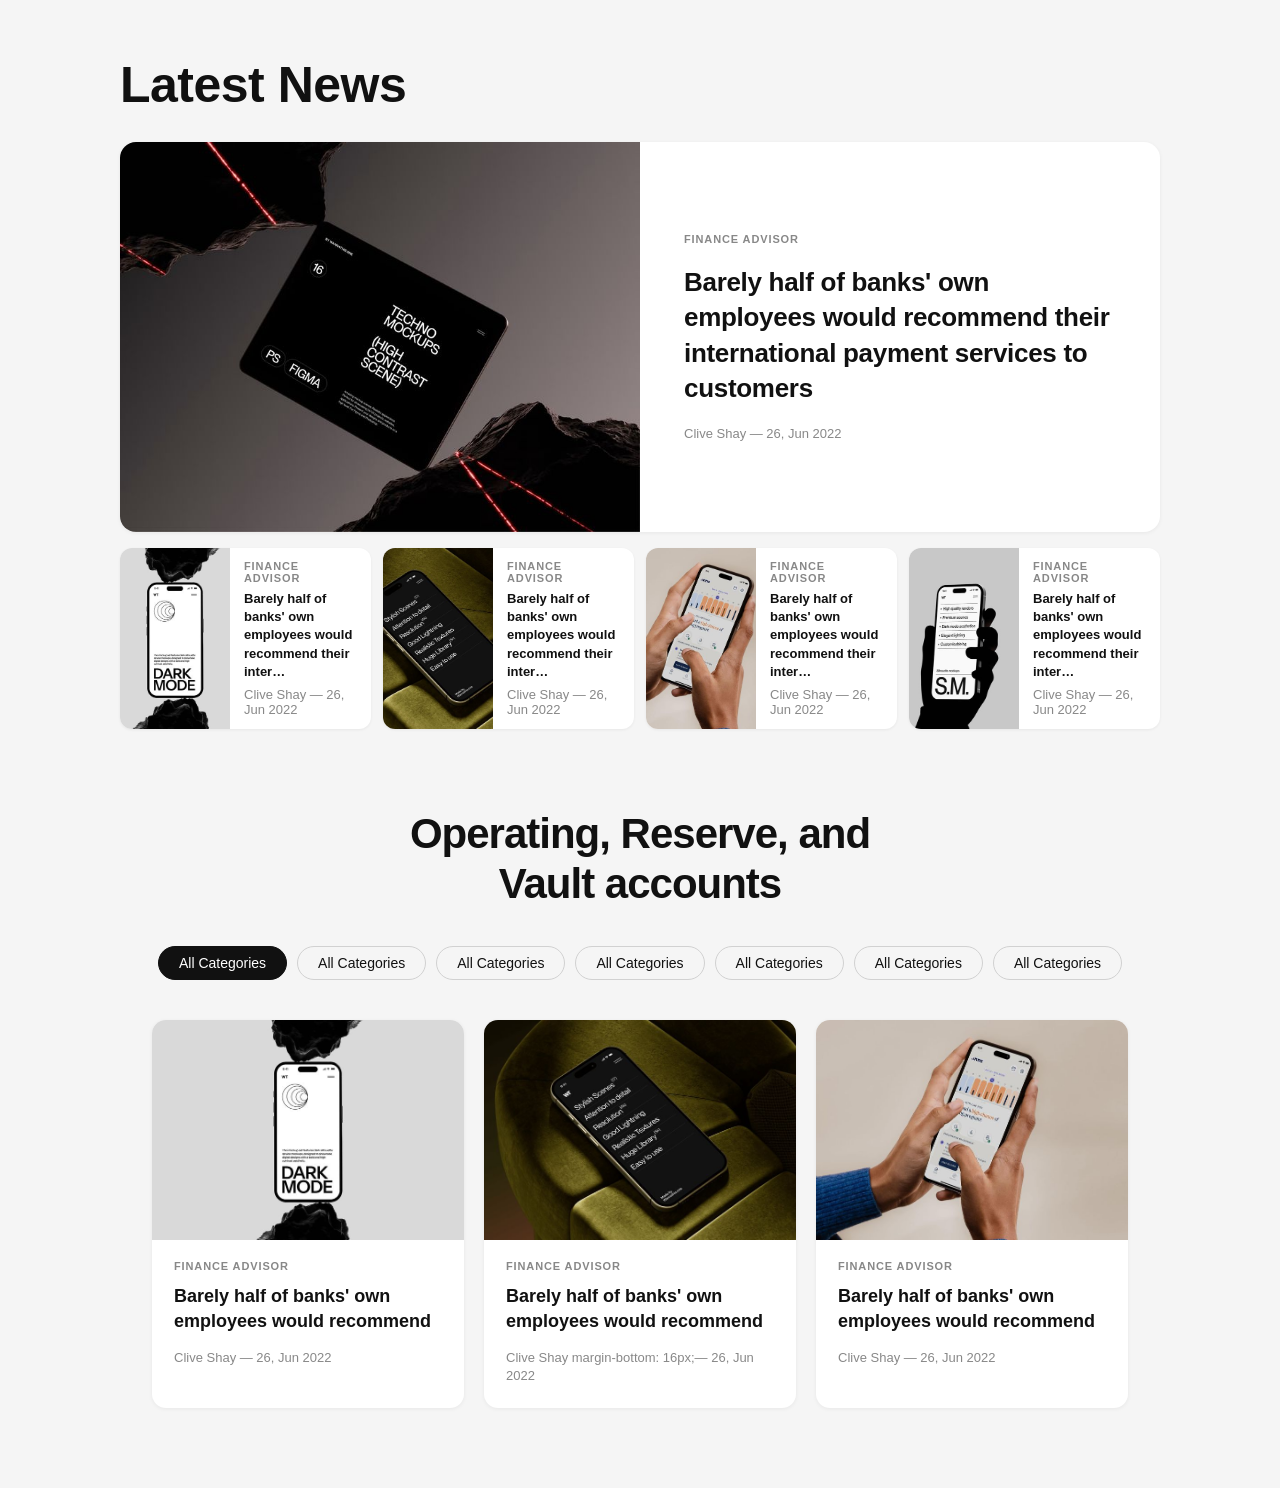
<file: Grid/index.html>
<!DOCTYPE html>
<html lang="en">

<head>
  <meta charset="UTF-8" />
  <meta name="viewport" content="width=device-width, initial-scale=1.0" />
  <title>Finance Advisor</title>
  <link rel="stylesheet" href="style.css" />
</head>

<body>

  <section class="first-section">

    <h1>Latest News</h1>


    <div class="featured-card">
      <img src="1.jpg" alt="hero-image" />
      <div class="content">
        <span class="label">Finance Advisor</span>
        <h2 style="font-size: 26px; font-weight: 700; line-height: 1.35; letter-spacing: -0.3px;">
          Barely half of banks' own employees would recommend their international payment services to customers
        </h2>
        <p class="meta">Clive Shay — 26, Jun 2022</p>
      </div>
    </div>


    <div class="small-cards-row">

      <div class="small-card">
        <img src="f1.jpg" alt="Banking app on phone" />
        <div class="info">
          <span class="label">Finance Advisor</span>
          <p style="font-size: 13px; font-weight: 600; line-height: 1.4; color: #111;">Barely half of banks' own
            employees would recommend their inter…</p>
          <span class="meta">Clive Shay — 26, Jun 2022</span>
        </div>
      </div>

      <div class="small-card">
        <img src="f2.jpg" alt="Banknote on smartphone" />
        <div class="info">
          <span class="label">Finance Advisor</span>
          <p style="font-size: 13px; font-weight: 600; line-height: 1.4; color: #111;">Barely half of banks' own
            employees would recommend their inter…</p>
          <span class="meta">Clive Shay — 26, Jun 2022</span>
        </div>
      </div>

      <div class="small-card">
        <img src="f3.jpg" alt="Crypto trading app" />
        <div class="info">
          <span class="label">Finance Advisor</span>
          <p style="font-size: 13px; font-weight: 600; line-height: 1.4; color: #111;">Barely half of banks' own
            employees would recommend their inter…</p>
          <span class="meta">Clive Shay — 26, Jun 2022</span>
        </div>
      </div>

      <div class="small-card">
        <img src="f4.jpg" alt="Black credit card" />
        <div class="info">
          <span class="label">Finance Advisor</span>
          <p style="font-size: 13px; font-weight: 600; line-height: 1.4; color: #111;">Barely half of banks' own
            employees would recommend their inter…</p>
          <span class="meta">Clive Shay — 26, Jun 2022</span>
        </div>
      </div>

    </div>
  </section>


  <section class="second-section">


    <h2
      style="font-size: 42px; font-weight: 700; text-align: center; line-height: 1.2; letter-spacing: -1px; margin-bottom: 36px;">
      Operating, Reserve, and<br />Vault accounts
    </h2>


    <div class="pills-row">
      <button class="pill active">All Categories</button>
      <button class="pill">All Categories</button>
      <button class="pill">All Categories</button>
      <button class="pill">All Categories</button>
      <button class="pill">All Categories</button>
      <button class="pill">All Categories</button>
      <button class="pill">All Categories</button>
    </div>


    <div style="display: grid;   gap: 20px; grid-template-columns: repeat(auto-fit, minmax(150px, 1fr));">

      <div class="grid-card">
        <img src="f1.jpg" alt="Banking app silhouette" />
        <div class="body">
          <span class="label" style="display:block; margin-bottom: 12px;">Finance Advisor</span>
          <h3 style="font-size: 18px; font-weight: 700; line-height: 1.4; margin-bottom: 14px;">Barely half of banks'
            own employees would recommend</h3>
          <span class="meta">Clive Shay — 26, Jun 2022</span>
        </div>
      </div>

      <div class="grid-card">
        <img src="f2.jpg" alt="Phone with banknote" />
        <div class="body">
          <span class="label" style="display:block; margin-bottom: 12px;">Finance Advisor</span>
          <h3 style="font-size: 18px; font-weight: 700; line-height: 1.4; margin-bottom: 14px;">Barely half of banks'
            own employees would recommend</h3>
          <span class="meta">Clive Shay margin-bottom: 16px;— 26, Jun 2022</span>
        </div>
      </div>

      <div class="grid-card">
        <img src="f3.jpg" alt="Finance card dark" />
        <div class="body">
          <span class="label" style="display:block; margin-bottom: 12px;">Finance Advisor</span>
          <h3 style="font-size: 18px; font-weight: 700; line-height: 1.4; margin-bottom: 14px;">Barely half of banks'
            own employees would recommend</h3>
          <span class="meta">Clive Shay — 26, Jun 2022</span>
        </div>
      </div>

    </div>
  </section>

</body>

</html>
</file>
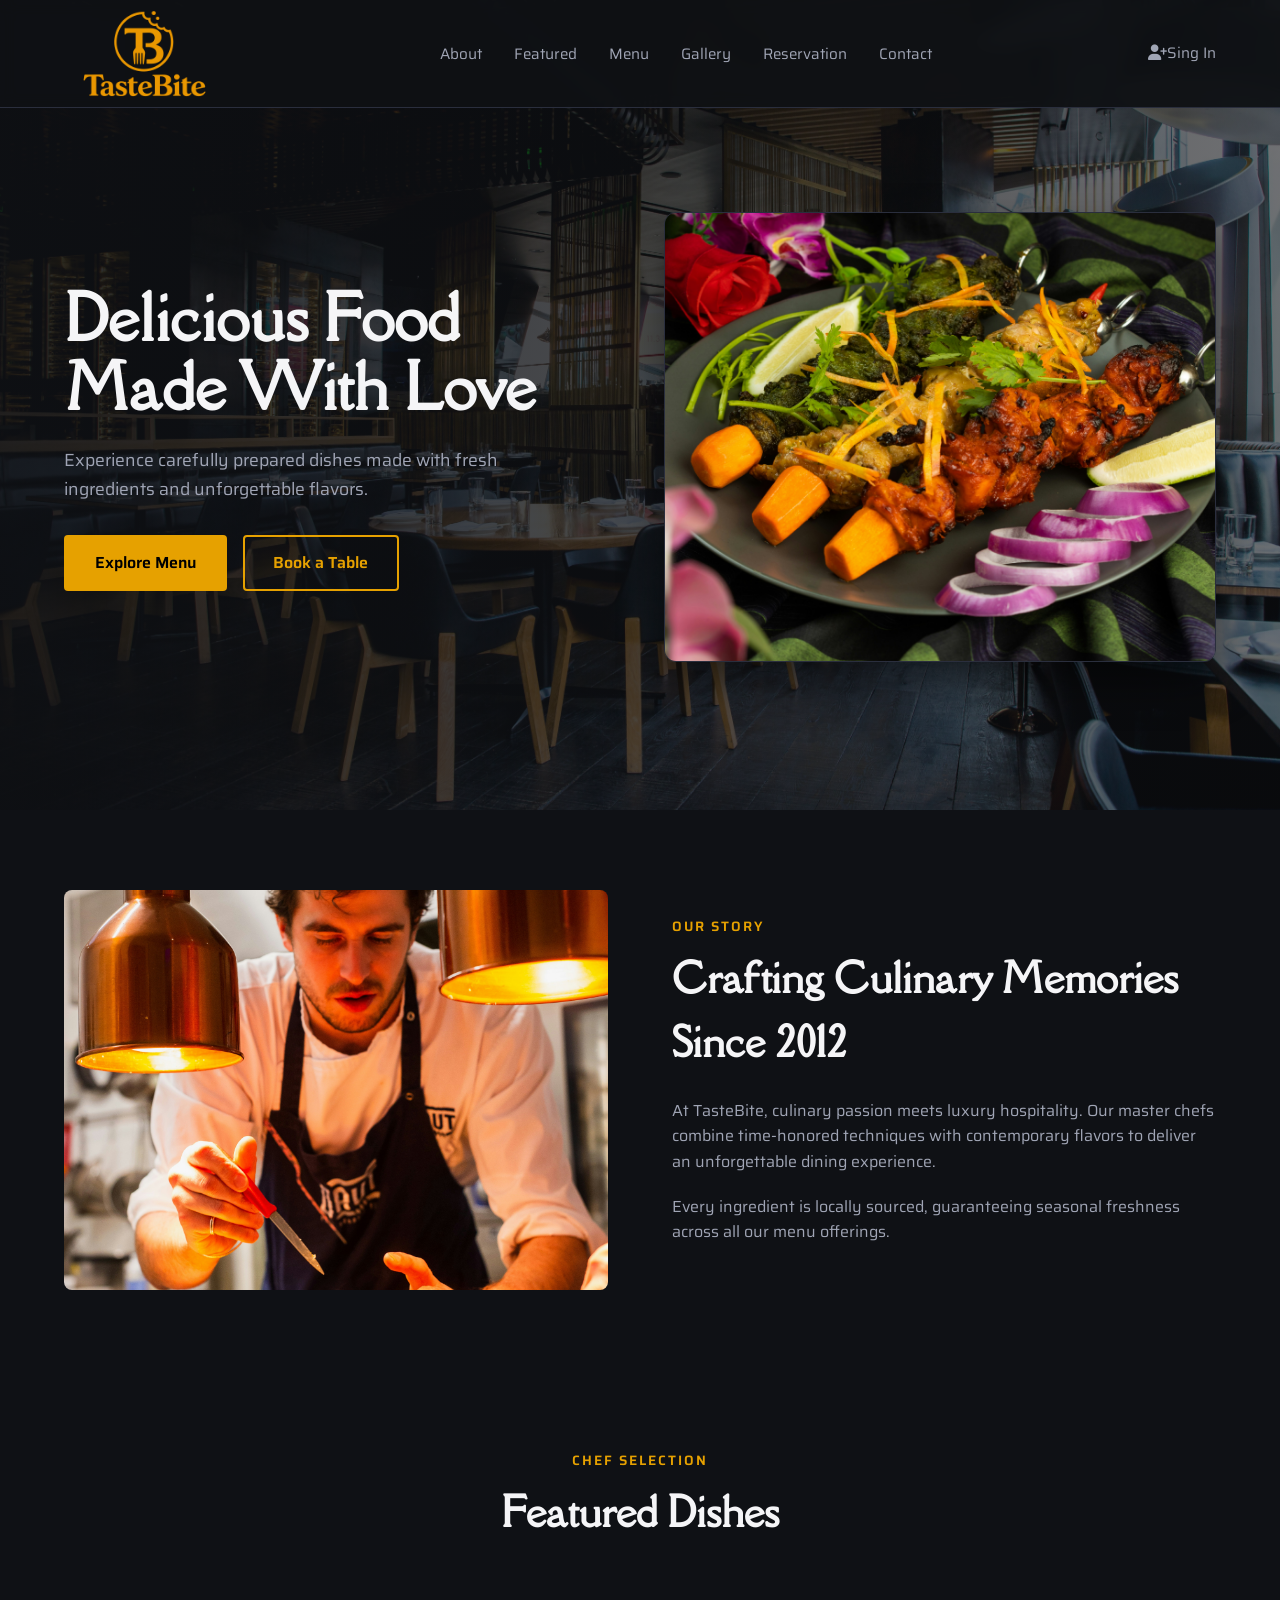
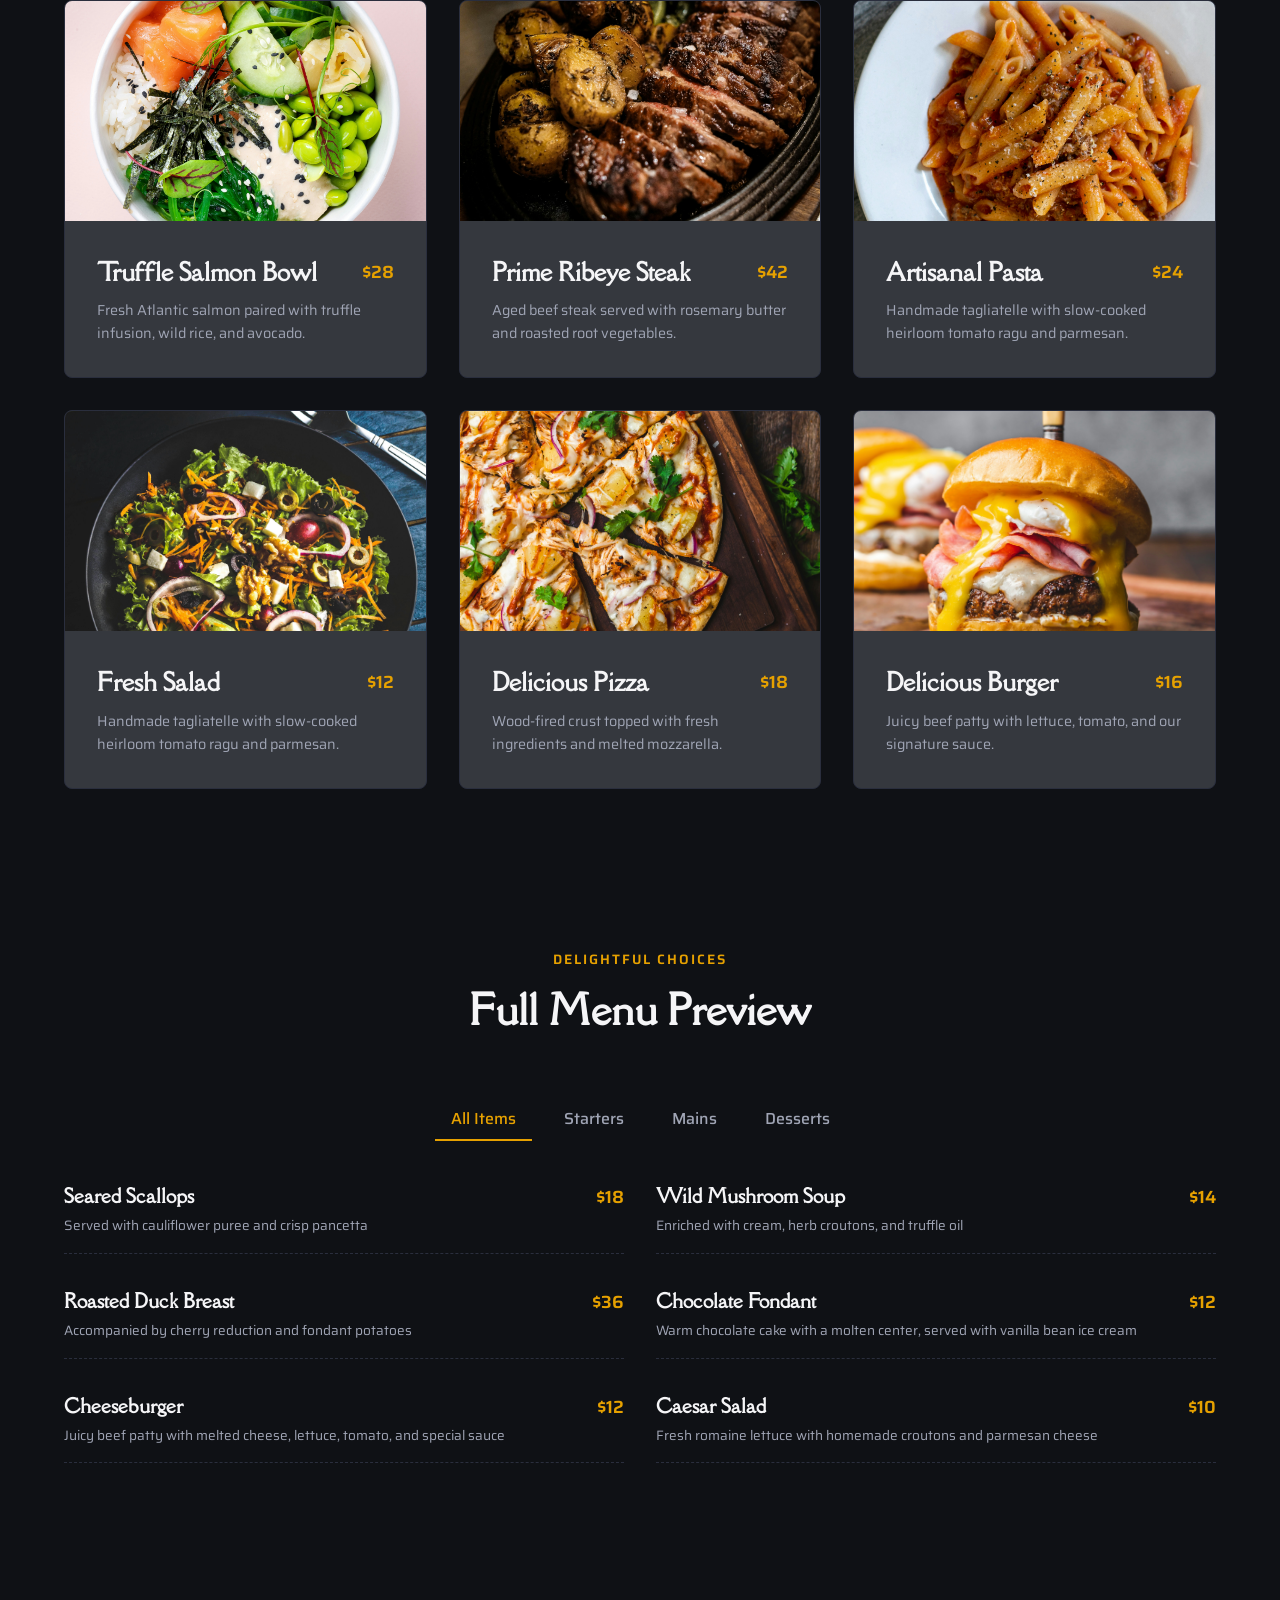
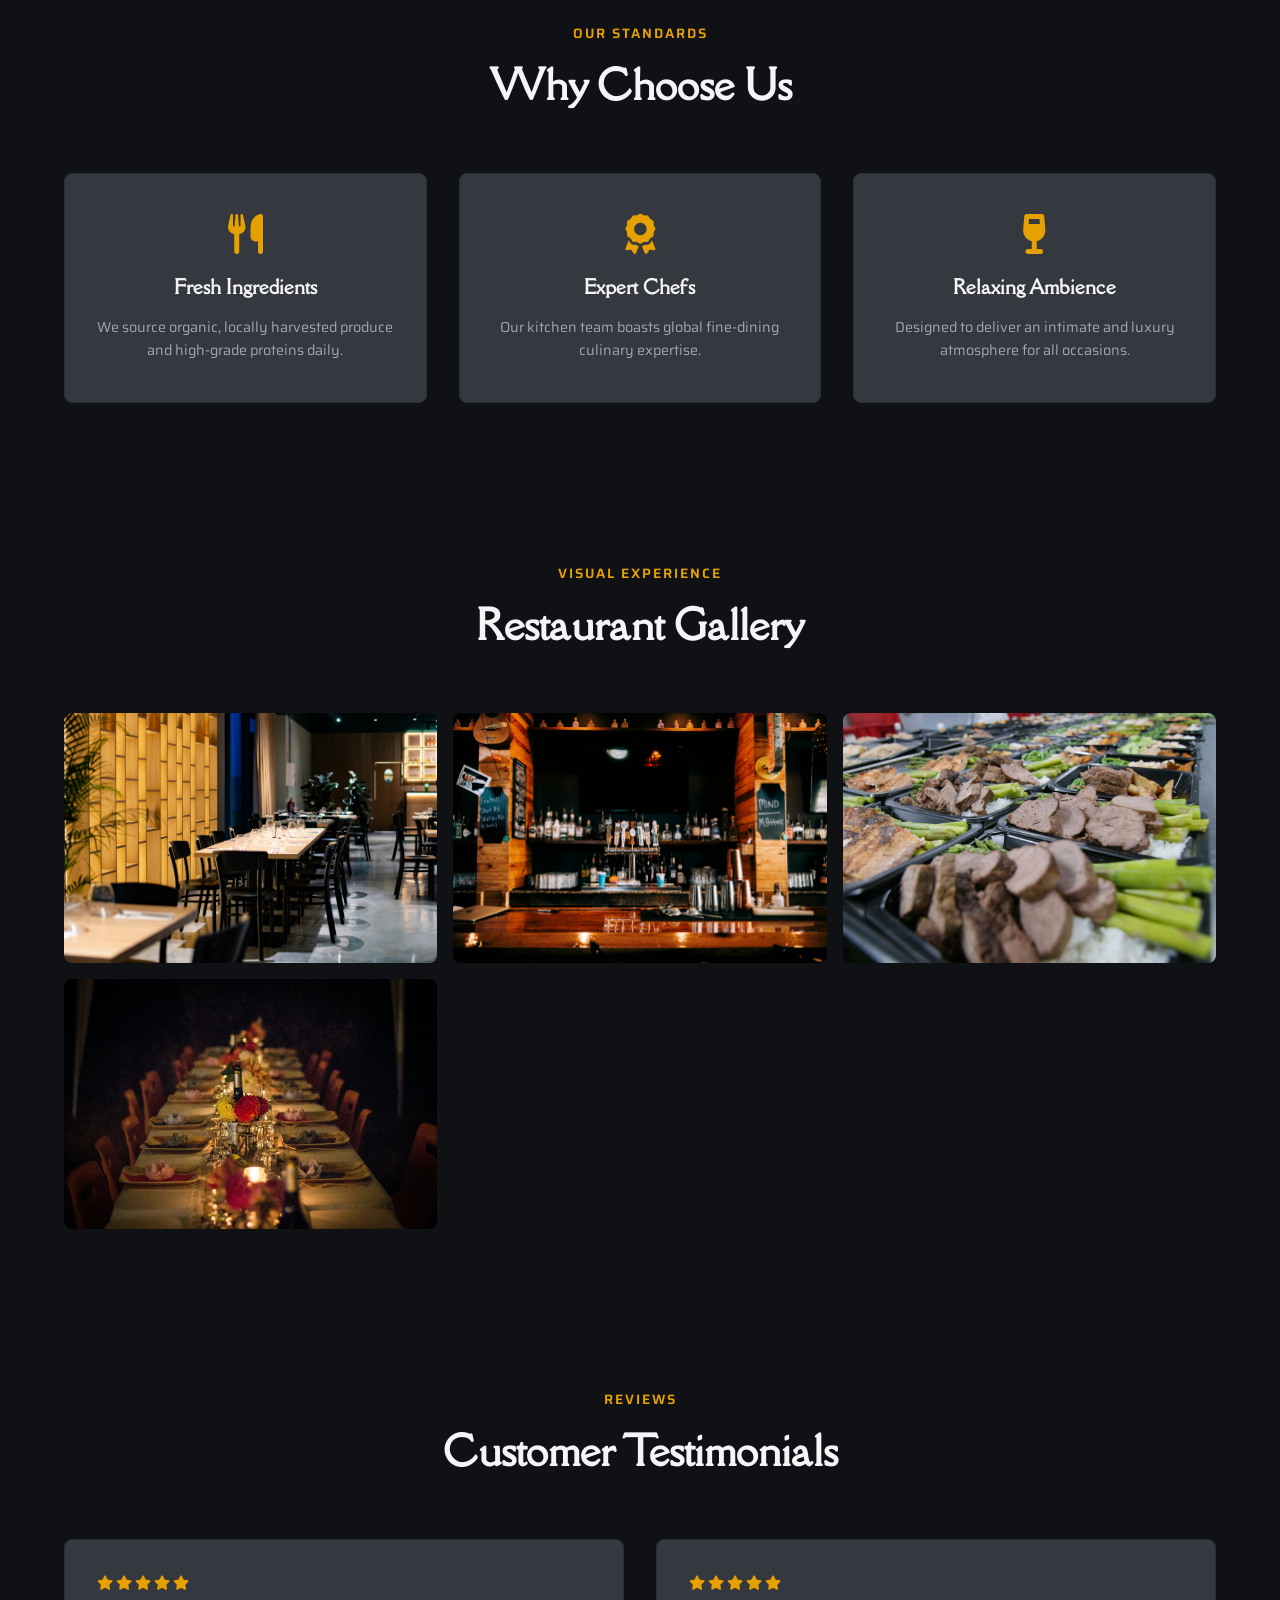
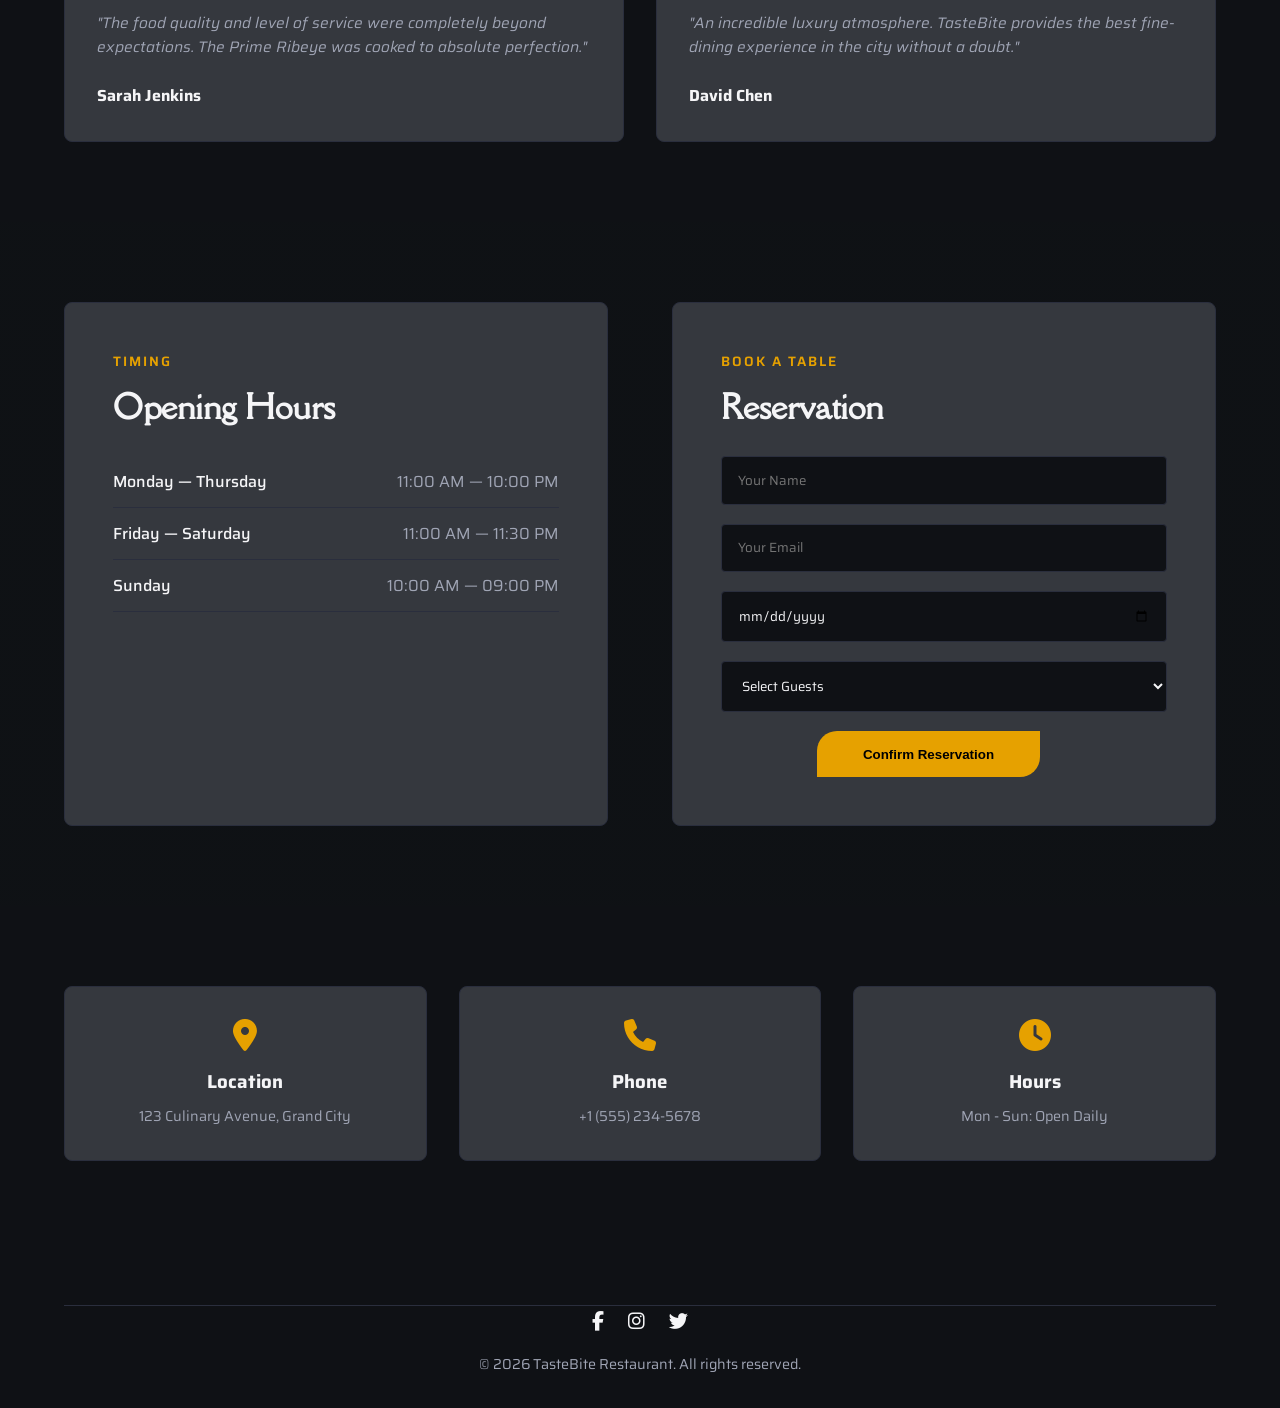
<file: Restaurant/index.html>
<!DOCTYPE html>
<html lang="en">

<head>
  <meta charset="UTF-8">
  <meta name="viewport" content="width=device-width, initial-scale=1.0">
  <title>TasteBite Restaurant | Delicious Food Made With Love</title>

  <link rel="apple-touch-icon" sizes="180x180" href="favicon_io/apple-touch-icon.png">
<link rel="icon" type="image/png" sizes="32x32" href="favicon_io/favicon-32x32.png">
<link rel="icon" type="image/png" sizes="16x16" href="favicon_io/favicon-16x16.png">
<link rel="manifest" href="favicon_io/site.webmanifest">

  <link rel="preconnect" href="https://fonts.googleapis.com">
  <link rel="preconnect" href="https://fonts.gstatic.com" crossorigin>
  <link href="https://fonts.googleapis.com/css2?family=Della+Respira&display=swap" rel="stylesheet">

  <link rel="preconnect" href="https://fonts.googleapis.com">
  <link rel="preconnect" href="https://fonts.gstatic.com" crossorigin>
  <link href="https://fonts.googleapis.com/css2?family=Saira:ital,wght@0,100..900;1,100..900&display=swap"
    rel="stylesheet">

  <link rel="stylesheet" href="https://cdnjs.cloudflare.com/ajax/libs/font-awesome/6.4.0/css/all.min.css">

  <link rel="stylesheet" href="style.css">
</head>

<body>
  <!-- Navigation section -->
  <header class="navbar">
    <div class="container nav-container" style="padding-top:0; padding-bottom:0;">
      <a href="#" class="logo"><img src="images/logo.png" alt="TasteBite Logo"></a>
      <nav>
        <ul class="nav-menu" id="nav-menu">
          <li><a href="#about" class="nav-link">About</a></li>
          <li><a href="#featured" class="nav-link">Featured</a></li>
          <li><a href="#menu" class="nav-link">Menu</a></li>
          <li><a href="#gallery" class="nav-link">Gallery</a></li>
          <li><a href="#reservation" class="nav-link">Reservation</a></li>
          <li><a href="#contact" class="nav-link">Contact</a></li>
        </ul>
      </nav>
      <div class="sing-in"><i class="fa-solid fa-user-plus"></i>Sing In</div>

    </div>
  </header>
  <!-- Hero Section -->
  <main>
    <section class="hero">
      <div class="container hero-container">
        <div class="hero-left">
          <h1>Delicious Food Made With Love</h1>
          <p>Experience carefully prepared dishes made with fresh ingredients and unforgettable flavors.</p>
          <div class="hero-buttons">
            <a href="#menu" class="btn btn-primary">Explore Menu</a>
            <a href="#reservation" class="btn btn-outline">Book a Table</a>
          </div>
        </div>
        <div class="hero-right">
          <img src="images/hero-dish.jpg" alt="Signature Gourmet Dish" class="hero-right-img">
        </div>
      </div>
    </section>
    <!-- About Section -->
    <section class="container" id="about">
      <div class="about-container">
        <div class="about-img-wrapper">
          <img src="images/chef.jpg" alt="Chef preparing food">
        </div>
        <div class="about-text">
          <span class="section-subtitle">Our Story</span>
          <h2>Crafting Culinary Memories Since 2012</h2>
          <p>At TasteBite, culinary passion meets luxury hospitality. Our master chefs combine time-honored techniques
            with contemporary flavors to deliver an unforgettable dining experience.</p>
          <p>Every ingredient is locally sourced, guaranteeing seasonal freshness across all our menu offerings.</p>
        </div>
      </div>
    </section>
    <!-- Featured Dishes Section -->
    <section class="container" id="featured">
      <div class="section-header">
        <span class="section-subtitle">Chef Selection</span>
        <h2 class="section-title">Featured Dishes</h2>
      </div>
      <div class="featured-grid">
        <article class="card">
          <img src="images/salmon-bowl.jpg" alt="Salmon Bowl" class="card-img">
          <div class="card-body">
            <div class="card-header">
              <h3 class="card-title">Truffle Salmon Bowl</h3>
              <span class="card-price">$28</span>
            </div>
            <p class="card-desc">Fresh Atlantic salmon paired with truffle infusion, wild rice, and avocado.</p>
          </div>
        </article>

        <article class="card">
          <img src="images/ribeye-steak.jpg" alt="Prime Ribeye Steak" class="card-img">
          <div class="card-body">
            <div class="card-header">
              <h3 class="card-title">Prime Ribeye Steak</h3>
              <span class="card-price">$42</span>
            </div>
            <p class="card-desc">Aged beef steak served with rosemary butter and roasted root vegetables.</p>
          </div>
        </article>

        <article class="card">
          <img src="images/pasta.jpg" alt="Artisanal Pasta" class="card-img">
          <div class="card-body">
            <div class="card-header">
              <h3 class="card-title">Artisanal Pasta</h3>
              <span class="card-price">$24</span>
            </div>
            <p class="card-desc">Handmade tagliatelle with slow-cooked heirloom tomato ragu and parmesan.</p>
          </div>
        </article>

         <article class="card">
          <img src="images/salad.jpg" alt="Fresh Salad" class="card-img">
          <div class="card-body">
            <div class="card-header">
              <h3 class="card-title">Fresh Salad</h3>
              <span class="card-price">$12</span>
            </div>
            <p class="card-desc">Handmade tagliatelle with slow-cooked heirloom tomato ragu and parmesan.</p>
          </div>
        </article>

         <article class="card">
          <img src="images/Pizza.jpg" alt="Delicious Pizza" class="card-img">
          <div class="card-body">
            <div class="card-header">
              <h3 class="card-title">Delicious Pizza</h3>
              <span class="card-price">$18</span>
            </div>
            <p class="card-desc">Wood-fired crust topped with fresh ingredients and melted mozzarella.</p>
          </div>
        </article>

         <article class="card">
          <img src="images/Buger.jpg" alt="Delicious Burger" class="card-img">
          <div class="card-body">
            <div class="card-header">
              <h3 class="card-title">Delicious Burger</h3>
              <span class="card-price">$16</span>
            </div>
            <p class="card-desc">Juicy beef patty with lettuce, tomato, and our signature sauce.</p>
          </div>
        </article>
      </div>
    </section>
    <!-- Menu Section -->
    <section class="container" id="menu">
      <div class="section-header">
        <span class="section-subtitle">Delightful Choices</span>
        <h2 class="section-title">Full Menu Preview</h2>
      </div>
      <div class="menu-tabs">
        <button class="tab-btn active">All Items</button>
        <button class="tab-btn">Starters</button>
        <button class="tab-btn">Mains</button>
        <button class="tab-btn">Desserts</button>
      </div>
      <div class="menu-grid">
        <div class="menu-item">
          <div class="menu-item-info">
            <h4>Seared Scallops</h4>
            <p>Served with cauliflower puree and crisp pancetta</p>
          </div>
          <div class="menu-item-price">$18</div>
        </div>
        <div class="menu-item">
          <div class="menu-item-info">
            <h4>Wild Mushroom Soup</h4>
            <p>Enriched with cream, herb croutons, and truffle oil</p>
          </div>
          <div class="menu-item-price">$14</div>
        </div>
        <div class="menu-item">
          <div class="menu-item-info">
            <h4>Roasted Duck Breast</h4>
            <p>Accompanied by cherry reduction and fondant potatoes</p>
          </div>
          <div class="menu-item-price">$36</div>
        </div>
        <div class="menu-item">
          <div class="menu-item-info">
            <h4>Chocolate Fondant</h4>
            <p>Warm chocolate cake with a molten center, served with vanilla bean ice cream</p>
          </div>
          <div class="menu-item-price">$12</div>
        </div>
         <div class="menu-item">
          <div class="menu-item-info">
            <h4>Cheeseburger</h4>
            <p> Juicy beef patty with melted cheese, lettuce, tomato, and special sauce</p>
          </div>
          <div class="menu-item-price">$12</div>
        </div>
         <div class="menu-item">
          <div class="menu-item-info">
            <h4>Caesar Salad</h4>
            <p>Fresh romaine lettuce with homemade croutons and parmesan cheese</p>
          </div>
          <div class="menu-item-price">$10</div>
        </div>
        
      </div>
    </section>
    <!-- Why Choose Us Section -->
    <section class="container">
      <div class="section-header">
        <span class="section-subtitle">Our Standards</span>
        <h2 class="section-title">Why Choose Us</h2>
      </div>
      <div class="features-grid">
        <div class="feature-box">
          <i class="fa-solid fa-utensils feature-icon"></i>
          <h3>Fresh Ingredients</h3>
          <p>We source organic, locally harvested produce and high-grade proteins daily.</p>
        </div>
        <div class="feature-box">
          <i class="fa-solid fa-award feature-icon"></i>
          <h3>Expert Chefs</h3>
          <p>Our kitchen team boasts global fine-dining culinary expertise.</p>
        </div>
        <div class="feature-box">
          <i class="fa-solid fa-wine-glass feature-icon"></i>
          <h3>Relaxing Ambience</h3>
          <p>Designed to deliver an intimate and luxury atmosphere for all occasions.</p>
        </div>
      </div>
    </section>
    <!-- Gallery Section -->
    <section class="container" id="gallery">
      <div class="section-header">
        <span class="section-subtitle">Visual Experience</span>
        <h2 class="section-title">Restaurant Gallery</h2>
      </div>
      <div class="gallery-grid">
        <div class="gallery-item">
          <img src="images/gallery-1.jpg" alt="Restaurant Interior">
          <div class="gallery-overlay"><i class="fa-solid fa-magnifying-glass-plus"></i></div>
        </div>
        <div class="gallery-item">
          <img src="images/gallery-2.jpg" alt="Bar Area">
          <div class="gallery-overlay"><i class="fa-solid fa-magnifying-glass-plus"></i></div>
        </div>
        <div class="gallery-item">
          <img src="images/gallery-3.jpg" alt="Food Preparation">
          <div class="gallery-overlay"><i class="fa-solid fa-magnifying-glass-plus"></i></div>
        </div>
        <div class="gallery-item">
          <img src="images/gallery-4.jpg" alt="Dining Table Setup">
          <div class="gallery-overlay"><i class="fa-solid fa-magnifying-glass-plus"></i></div>
        </div>
      </div>
    </section>
    <!-- Testimonials Section -->
    <section class="container">
      <div class="section-header">
        <span class="section-subtitle">Reviews</span>
        <h2 class="section-title">Customer Testimonials</h2>
      </div>
      <div class="testimonials-grid">
        <div class="testimonial-card">
          <div class="stars">
            <i class="fa-solid fa-star"></i>
            <i class="fa-solid fa-star"></i>
            <i class="fa-solid fa-star"></i>
            <i class="fa-solid fa-star"></i>
            <i class="fa-solid fa-star"></i>
          </div>
          <p>"The food quality and level of service were completely beyond expectations. The Prime Ribeye was cooked to
            absolute perfection."</p>
          <div class="client-info">
            <h5>Sarah Jenkins</h5>
          </div>
        </div>
        <div class="testimonial-card">
          <div class="stars">
            <i class="fa-solid fa-star"></i>
            <i class="fa-solid fa-star"></i>
            <i class="fa-solid fa-star"></i>
            <i class="fa-solid fa-star"></i>
            <i class="fa-solid fa-star"></i>
          </div>
          <p>"An incredible luxury atmosphere. TasteBite provides the best fine-dining experience in the city without a
            doubt."</p>
          <div class="client-info">
            <h5>David Chen</h5>
          </div>
        </div>
      </div>
    </section>
    <!-- Reservation Section -->
    <section class="reservation-section" id="reservation" >
      <div class="container res-container">
        <div class="hours-box">
          <span class="section-subtitle">Timing</span>
          <h2 class="section-title" style="font-size: 2rem; margin-bottom: 1.5rem;">Opening Hours</h2>
          <ul class="hours-list">
            <li><span>Monday — Thursday</span> <span>11:00 AM — 10:00 PM</span></li>
            <li><span>Friday — Saturday</span> <span>11:00 AM — 11:30 PM</span></li>
            <li><span>Sunday</span> <span>10:00 AM — 09:00 PM</span></li>
          </ul>
        </div>

        <div class="res-form-box">
          <span class="section-subtitle">Book a Table</span>
          <h2 class="section-title" style="font-size: 2rem; margin-bottom: 1.5rem;">Reservation</h2>
          <form id="reservationForm">
            <div class="form-group">
              <input type="text" class="form-control" placeholder="Your Name" required>
            </div>
            <div class="form-group">
              <input type="email" class="form-control" placeholder="Your Email" required>
            </div>
            <div class="form-group">
              <input type="date" class="form-control" required>
            </div>
            <div class="form-group">
              <select class="form-control" required>
                <option value="">Select Guests</option>
                <option value="1">1 Person</option>
                <option value="2">2 People</option>
                <option value="4">4 People</option>
                <option value="6">6+ People</option>
              </select>
            </div>
            <button type="submit" class="btn btn-primary form-btn">Confirm Reservation</button>
          </form>
        </div>
      </div>
    </section>
    <!-- Contact Section -->
    <section class="container" id="contact">
      <div class="contact-grid">
        <div class="contact-card">
          <i class="fa-solid fa-location-dot"></i>
          <h3>Location</h3>
          <p class="contact-detail">123 Culinary Avenue, Grand City</p>
        </div>
        <div class="contact-card">
          <i class="fa-solid fa-phone"></i>
          <h3>Phone</h3>
          <p class="contact-detail">+1 (555) 234-5678</p>
        </div>
        <div class="contact-card">
          <i class="fa-solid fa-clock"></i>
          <h3>Hours</h3>
          <p class="contact-detail">Mon - Sun: Open Daily</p>
        </div>
      </div>
    </section>
  </main>
  <!-- Footer -->
  <footer>
    <div class="container footer-bottom" style="padding-top:0;">
      <div class="social-links">
        <a href="#"><i class="fa-brands fa-facebook-f"></i></a>
        <a href="#"><i class="fa-brands fa-instagram"></i></a>
        <a href="#"><i class="fa-brands fa-twitter"></i></a>
      </div>
      <p>&copy; 2026 TasteBite Restaurant. All rights reserved.</p>
    </div>
  </footer>

</body>

</html>
</file>
<file: Grid/style.css>
* {
  margin: 0;
  padding: 0;
  box-sizing: border-box;
}
body {
  background-color: #f5f5f5;
  font-family:
    -apple-system, BlinkMacSystemFont, "Segoe UI", Roboto, Helvetica, Arial,
    sans-serif;
  color: #111;
}
.first-section {
  max-width: 85%;
  margin: 0 auto;
  padding: 56px 24px 64px;
}
.first-section h1 {
  font-size: 50px;
  font-weight: 700;
  margin-bottom: 28px;
  letter-spacing: -0.5px;
}

.featured-card {
  display: grid;
  margin-bottom: 16px;
  grid-template-columns: 1fr 1fr;
  background: #fff;
  border-radius: 16px;
  overflow: hidden;
  box-shadow: 0 1px 4px rgba(0, 0, 0, 0.06);
}
.featured-card img {
  width: 100%;
  height: 100%;
  object-fit: cover;
  display: block;
}
.featured-card .content {
  padding: 40px 44px;
  display: flex;
  flex-direction: column;
  justify-content: center;
  gap: 20px;
}

.small-cards-row {
  display: grid;
  grid-template-columns: repeat(auto-fit, minmax(250px, 1fr));
  gap: 12px;
}
.small-card {
  background: #fff;
  border-radius: 12px;
  overflow: hidden;
  display: flex;
  align-items: stretch;
  box-shadow: 0 1px 3px rgba(0, 0, 0, 0.06);
}
.small-card img {
  width: 110px;
  min-width: 110px;
  object-fit: cover;
  display: block;
}
.small-card .info {
  padding: 12px 14px;
  display: flex;
  flex-direction: column;
  justify-content: space-between;
  gap: 6px;
}
.second-section {
  max-width: 80%;
  margin: 0 auto;
  padding: 16px 24px 80px;
}
.pills-row{
  display: flex;
   gap: 10px;
    flex-wrap: wrap;
     justify-content: center;
      margin-bottom: 40px;
}

.pill {
  display: inline-flex;
  align-items: center;
  padding: 8px 20px;
  border-radius: 999px;
  border: 1.5px solid #d1d1d1;
  font-size: 14px;
  font-weight: 500;
  cursor: pointer;
  background: transparent;
  color: #111;
}
.pill.active,
.pill:hover {
  background: #111;
  color: #fff;
  border-color: #111;
}

.grid-card {
  background: #fff;
  border-radius: 14px;
  overflow: hidden;
  box-shadow: 0 1px 4px rgba(0, 0, 0, 0.06);
}
.grid-card img {
  width: 100%;
  height: 220px;
  object-fit: cover;
  display: block;
}
.grid-card .body {
  padding: 20px 22px 24px;
}

.label {
  font-size: 11px;
  font-weight: 600;
  letter-spacing: 0.08em;
  text-transform: uppercase;
  color: #888;
}
.meta {
  font-size: 13px;
  color: #888;
}
@media (max-width: 768px) {
  .featured-card {
  display: grid;
  grid-template-columns: repeat(auto-fit, minmax(250px, 1fr));
  margin-bottom: 16px;
  grid-template-columns: 1fr;
  
}
.pill {
  
  padding: 5px 15px;
  border-radius: 999px;
  border: 1.5px solid #d1d1d1;
  font-size: 14px;
  font-weight: 500;
}

}
</file>
<file: Restaurant/style.css>
/* --- CSS VARIABLES & RESET --- */
:root {
  --bg-dark: #0f1115;
  --bg-card: #35383e;
  --bg-light: #1d212a;
  --primary: #e6a100;
  --primary-hover: #cca000;
  --text-light: #f5f5f7;
  --text-muted: #a0a5b5;
  --border-color: #2a2e3d;
  --font-heading: "Della Respira", serif;
  --font-body: "Saira", sans-serif;
  --transition: all 0.3s ease;
  --max-width: 1200px;
}

* {
  margin: 0;
  padding: 0;
  box-sizing: border-box;
}

html {
  scroll-behavior: smooth;
  font-size: 16px;
}

body {
  background-color: var(--bg-dark);
  color: var(--text-light);
  font-family: var(--font-body);
  line-height: 1.6;
  overflow-x: hidden;
}

a {
  text-decoration: none;
  color: inherit;
  transition: var(--transition);
}

ul {
  list-style: none;
}

img {
  max-width: 100%;
  height: auto;
  display: block;
}

/* REUSABLE COMPONENTS  */
.container {
  width: 90%;
  max-width: var(--max-width);
  margin: 0 auto;
  padding: 5rem 0;
}

.section-header {
  text-align: center;
  margin-bottom: 3.5rem;
}

.section-subtitle {
  color: var(--primary);
  text-transform: uppercase;
  font-weight: 600;
  letter-spacing: 2px;
  font-size: 0.85rem;
  margin-bottom: 0.5rem;
  display: block;
}

.section-title {
  font-family: var(--font-heading);
  font-size: 2.5rem;
  color: var(--text-light);
}

.btn {
  display: inline-block;
  padding: 0.85rem 1.8rem;
  border-radius: 4px;
  font-weight: 600;
  cursor: pointer;
  border: 2px solid transparent;
  transition: var(--transition);
  text-align: center;
}

.btn-primary {
  background-color: var(--primary);
  color: #000;
}

.btn-primary:hover {
  background-color: var(--primary-hover);
  transform: translateY(-2px);
}

.btn-outline {
  border-color: var(--primary);
  color: var(--primary);
  background: transparent;
}

.btn-outline:hover {
  background-color: var(--primary);
  color: #000;
  transform: translateY(-2px);
}

/* NAVIGATION  */
.navbar {
  position: fixed;
  top: 0;
  left: 0;
  width: 100%;
  background-color: rgba(15, 17, 21, 0.95);
  backdrop-filter: blur(8px);
  z-index: 1000;
  border-bottom: 1px solid var(--border-color);
}

.nav-container {
  display: flex;
  justify-content: space-between;
  align-items: center;
  padding: 1.2rem 0;
}

.logo {
  width: 10rem;
}


.nav-menu {
  display: flex;
  align-items: center;
  gap: 2rem;
}

.nav-link {
  font-size: 0.95rem;
  color: var(--text-muted);
}

.nav-link:hover {
  color: var(--primary);
}
.sing-in{
  color: var(--text-muted);
  font-size: 0.95rem;
  cursor: pointer;
}
.sing-in:hover {
  color: var(--primary);
}

/*  HERO SECTION  */
.hero {
  padding-top: 8rem;
  padding-bottom: 4rem;
  min-height: 90vh;
  display: flex;
  align-items: center;
  position: relative;
  background:
    linear-gradient(to right, rgba(15, 17, 21, 0.9), rgba(15, 17, 21, 0.6)),
    url("images/hero-bg.jpg") center/cover no-repeat;
}

.hero-container {
  display: grid;
  grid-template-columns: 1fr 1fr;
  gap: 3rem;
  align-items: center;
}

.hero-left h1 {
  font-family: var(--font-heading);
  font-size: 3.8rem;
  line-height: 1.15;
  margin-bottom: 1.5rem;
}

.hero-left p {
  color: var(--text-muted);
  font-size: 1.1rem;
  margin-bottom: 2rem;
  max-width: 500px;
}

.hero-buttons {
  display: flex;
  gap: 1rem;
}

.hero-right-img {
  width: 100%;
  height: 450px;
  object-fit: cover;
  border-radius: 12px;
  box-shadow: 0 20px 40px rgba(0, 0, 0, 0.5);
  border: 1px solid var(--border-color);
}

/*  ABOUT SECTION  */
.about-container {
  display: grid;
  grid-template-columns: 1fr 1fr;
  gap: 4rem;
  align-items: center;
}

.about-img-wrapper {
  position: relative;
}

.about-img-wrapper img {
  border-radius: 8px;
  width: 100%;
  height: 400px;
  object-fit: cover;
}

.about-text h2 {
  font-family: var(--font-heading);
  font-size: 2.5rem;
  margin-bottom: 1.5rem;
}

.about-text p {
  color: var(--text-muted);
  margin-bottom: 1.2rem;
}

/* FEATURED DISHES  */
.featured-grid {
  display: grid;
  grid-template-columns: repeat(auto-fit, minmax(280px, 1fr));
  gap: 2rem;
}

.card {
  background-color: var(--bg-card);
  border-radius: 8px;
  overflow: hidden;
  border: 1px solid var(--border-color);
  transition: var(--transition);
}

.card:hover {
  transform: translateY(-5px);
  border-color: var(--primary);
}

.card-img {
  width: 100%;
  height: 220px;
  object-fit: cover;
}

.card-body {
  padding: 2rem;
}

.card-header {
  display: flex;
  justify-content: space-between;
  align-items: center;
  margin-bottom: 0.5rem;
}

.card-title {
  font-family: var(--font-heading);
  font-size: 1.5rem;
}

.card-price {
  color: var(--primary);
  font-weight: 600;
  font-size: 1.1rem;
}

.card-desc {
  color: var(--text-muted);
  font-size: 0.9rem;
}

/* FULL MENU PREVIEW */
.menu-tabs {
  display: flex;
  justify-content: center;
  gap: 1rem;
  margin-bottom: 2.5rem;
}

.tab-btn {
  background: none;
  border: none;
  color: var(--text-muted);
  font-family: var(--font-body);
  font-size: 1rem;
  font-weight: 500;
  padding: 0.5rem 1rem;
  cursor: pointer;
  border-bottom: 2px solid transparent;
  transition: var(--transition);
}

.tab-btn.active,
.tab-btn:hover {
  color: var(--primary);
  border-bottom-color: var(--primary);
}

.menu-grid {
  display: grid;
  grid-template-columns: repeat(2, 1fr);
  gap: 2rem;
}

.menu-item {
  display: flex;
  justify-content: space-between;
  align-items: baseline;
  padding-bottom: 1rem;
  border-bottom: 1px dashed var(--border-color);
}

.menu-item-info h4 {
  font-family: var(--font-heading);
  font-size: 1.2rem;
  margin-bottom: 0.2rem;
}

.menu-item-info p {
  color: var(--text-muted);
  font-size: 0.85rem;
}

.menu-item-price {
  color: var(--primary);
  font-weight: 600;
  font-size: 1.1rem;
}

/* WHY CHOOSE US  */
.features-grid {
  display: grid;
  grid-template-columns: repeat(auto-fit, minmax(250px, 1fr));
  gap: 2rem;
}

.feature-box {
  background-color: var(--bg-card);
  padding: 2.5rem 1.5rem;
  border-radius: 8px;
  text-align: center;
  border: 1px solid var(--border-color);
  transition: var(--transition);
}

.feature-box:hover {
  border-color: var(--primary);
}

.feature-icon {
  font-size: 2.5rem;
  color: var(--primary);
  margin-bottom: 1.2rem;
}

.feature-box h3 {
  font-family: var(--font-heading);
  margin-bottom: 0.8rem;
}

.feature-box p {
  color: var(--text-muted);
  font-size: 0.9rem;
}

/* GALLERY */
.gallery-grid {
  display: grid;
  grid-template-columns: repeat(auto-fill, minmax(280px, 1fr));
  gap: 1rem;
}

.gallery-item {
  position: relative;
  height: 250px;
  overflow: hidden;
  border-radius: 8px;
}

.gallery-item img {
  width: 100%;
  height: 100%;
  object-fit: cover;
  transition: var(--transition);
}

.gallery-overlay {
  position: absolute;
  top: 0;
  left: 0;
  width: 100%;
  height: 100%;
  background: rgba(15, 17, 21, 0.7);
  display: flex;
  align-items: center;
  justify-content: center;
  opacity: 0;
  transition: var(--transition);
}

.gallery-item:hover img {
  transform: scale(1.05);
}


.gallery-overlay i {
  color: var(--primary);
  font-size: 2rem;
}

/* TESTIMONIALS */
.testimonials-grid {
  display: grid;
  grid-template-columns: repeat(auto-fit, minmax(300px, 1fr));
  gap: 2rem;
}

.testimonial-card {
  background-color: var(--bg-card);
  padding: 2rem;
  border-radius: 8px;
  border: 1px solid var(--border-color);
}

.stars {
  color: var(--primary);
  margin-bottom: 1rem;
  font-size: 0.9rem;
}

.testimonial-card p {
  color: var(--text-muted);
  font-style: italic;
  margin-bottom: 1.5rem;
  font-size: 0.95rem;
}

.client-info h5 {
  font-size: 1rem;
}

/* HOURS & RESERVATION */
.reservation-section {
  background:
    linear-gradient(rgba(15, 17, 21, 0.85), rgba(15, 17, 21, 0.85)),
    url("images/reservation-bg.jpg") center/cover fixed;
}

.res-container {
  display: grid;
  grid-template-columns: 1fr 1fr;
  gap: 4rem;
}

.hours-box,
.res-form-box {
  background-color: var(--bg-card);
  padding: 3rem;
  border-radius: 8px;
  border: 1px solid var(--border-color);
}

.hours-list li {
  display: flex;
  justify-content: space-between;
  padding: 0.8rem 0;
  border-bottom: 1px solid var(--border-color);
  color: var(--text-muted);
}

.hours-list li span:first-child {
  color: var(--text-light);
  font-weight: 500;
}

.form-group {
  margin-bottom: 1.2rem;
}

.form-control {
  width: 100%;
  padding: 0.8rem 1rem;
  background-color: var(--bg-dark);
  border: 1px solid var(--border-color);
  color: var(--text-light);
  border-radius: 4px;
  font-family: var(--font-body);
}

.form-control:focus {
  outline: none;
  border-color: var(--primary);
}

.form-btn {
  width: 50%;
  border-radius: 20px 0 20px 0;
  margin-left: 6rem;
}

/* CONTACT & FOOTER */
.contact-grid {
  display: grid;
  grid-template-columns: repeat(3, 1fr);
  gap: 2rem;
  margin-bottom: 4rem;
}

.contact-card {
  text-align: center;
  padding: 2rem;
  background-color: var(--bg-card);
  border-radius: 8px;
  border: 1px solid var(--border-color);
}

.contact-card i {
  font-size: 2rem;
  color: var(--primary);
  margin-bottom: 1rem;
}

.contact-detail {
  color: var(--text-muted);
  font-size: 0.9rem;
  margin-top: 0.5rem;
}

.footer-bottom {
  border-top: 1px solid var(--border-color);
  padding: 2rem 0;
  text-align: center;
  color: var(--text-muted);
  font-size: 0.9rem;
}

.social-links {
  display: flex;
  justify-content: center;
  gap: 1.5rem;
  margin-bottom: 1rem;
}

.social-links a {
  color: var(--text-light);
  font-size: 1.2rem;
}

.social-links a:hover {
  color: var(--primary);
}

/* RESPONSIVE MEDIA QUERIES */
@media (max-width: 992px) {
  .hero-container,
  .about-container,
  .res-container {
    grid-template-columns: 1fr;
  }

  .menu-grid {
    grid-template-columns: 1fr;
  }

  .contact-grid {
    grid-template-columns: 1fr;
  }

  .hero-left h1 {
    font-size: 3rem;
  }
}

@media (max-width: 768px) {
  .hero-left h1 {
    font-size: 2.5rem;
  }

  .hours-box, .res-form-box {
    padding: 1.5rem;
  }
}
@media (max-width: 600px) {
  .nav-container {
    flex-direction: column;
    gap: 1rem;
  }

  .nav-menu {
    gap: 1rem;
    flex-wrap: wrap;
    justify-content: center;
  }

  .nav-link {
    font-size: 0.85rem;
  }
  .hero-left h1 {
    font-size: 2rem;
  }
  .body{
    max-width: 600px;
  }
}
</file>
